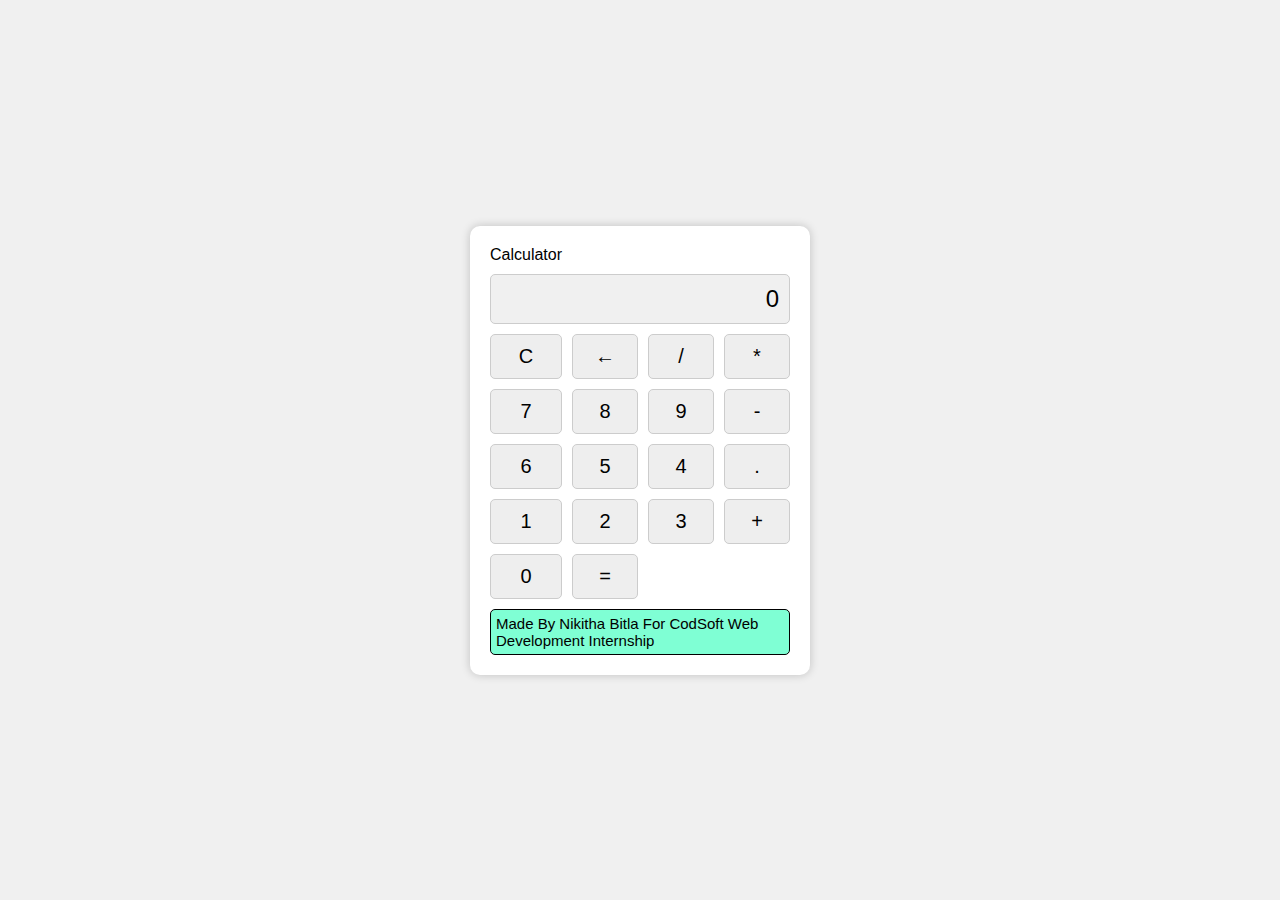
<file: Task3/index.html>
<!DOCTYPE html>
<html lang="en">
  <head>
    <meta charset="UTF-8" />
    <meta name="viewport" content="width=device-width, initial-scale=1.0" />
    <link rel="stylesheet" href="styles.css" />
    <title>Calculator</title>
  </head>
 
  <body>
    <div class="calculator">
      <div class="boxer" id="boxer">Calculator</div>
      <div class="display" id="display">0</div>
      <button class="btn" id="clear">C</button>
      <button class="btn" id="backspace">←</button>
      <button class="btn" id="divide">/</button>
      <button class="btn" id="multiply">*</button>
      <button class="btn" id="7">7</button>
      <button class="btn" id="8">8</button>
      <button class="btn" id="9">9</button>
      <button class="btn" id="subtract">-</button>
      <button class="btn" id="6">6</button>
      <button class="btn" id="5">5</button>
      <button class="btn" id="4">4</button>
      <button class="btn" id="decimal">.</button>
      <button class="btn" id="1">1</button>
      <button class="btn" id="2">2</button>
      <button class="btn" id="3">3</button>
      <button class="btn" id="add">+</button>
      <button class="btn" id="0">0</button>
      <button class="btn" id="equals">=</button>

      <div class="display2" id="display2">
        Made By Nikitha Bitla For CodSoft Web Development Internship
      </div>
    </div>
    <script src="script.js"></script>
  </body>
</html>
</file>
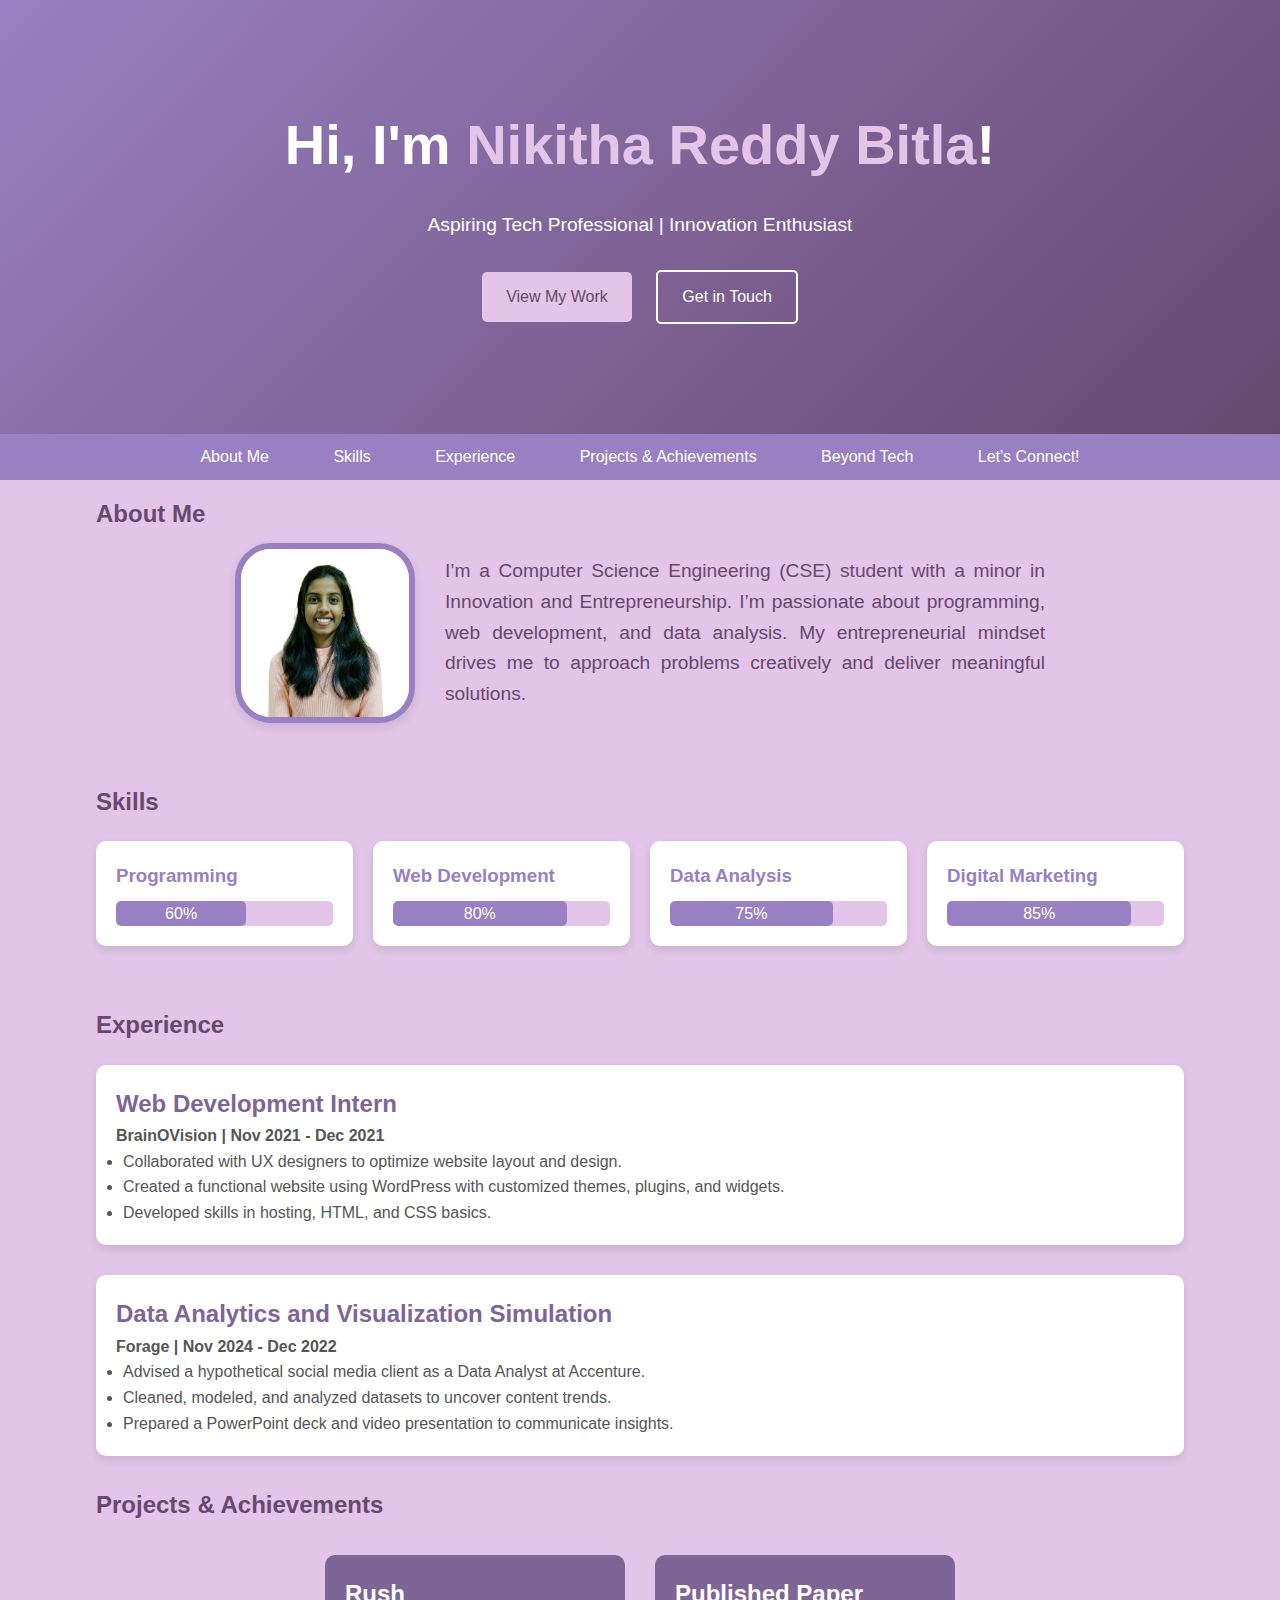
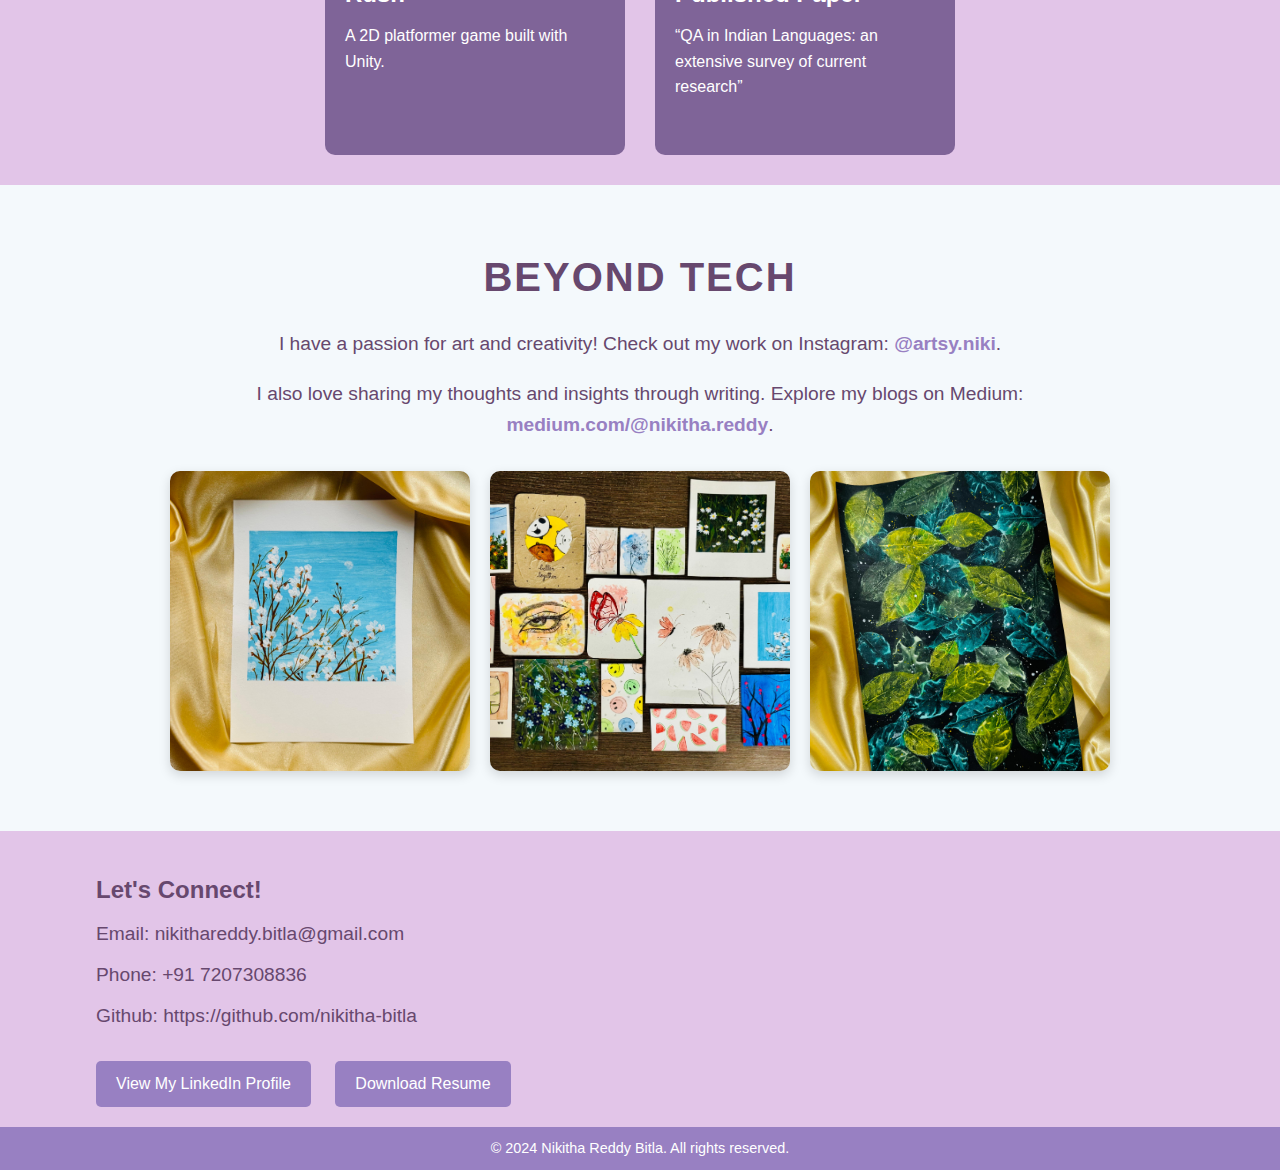
<file: Task1/portfolio.html>
<!DOCTYPE html>
<html lang="en">
<head>
    <meta charset="UTF-8">
    <meta name="viewport" content="width=device-width, initial-scale=1.0">
    <title>Nikitha Reddy Bitla - Portfolio</title>
    <link rel="stylesheet" href="portfolio.css">
</head>
<body>
    <!-- Hero Section -->
    <header id="hero">
        <div class="container">
            <div class="hero-content">
                <h1>Hi, I'm <span class="highlight">Nikitha Reddy Bitla</span>!</h1>
                <p>Aspiring Tech Professional | Innovation Enthusiast</p>
                <div class="cta-buttons">
                    <a href="#projects" class="cta-primary">View My Work</a>
                    <a href="#contact" class="cta-secondary">Get in Touch</a>
                </div>
            </div>
        </div>
    </header>

    <!-- Navigation -->
    <nav>
        <div class="container">
            <a href="#about">About Me</a>
            <a href="#skills">Skills</a>
            <a href="#experience">Experience</a>
            <a href="#projects-achievements">Projects & Achievements</a>
            <a href="#hobbies">Beyond Tech</a>
            <a href="#contact">Let's Connect!</a>
        </div>
    </nav>

    <!-- About Section -->
    <section id="about" class="about">
        <div class="container">
            <h2>About Me</h2>
            <div class="about-content">
                <img src="niki_pic.png" alt="Nikitha Reddy Bitla" class="about-img">
                <p>
                    I’m a Computer Science Engineering (CSE) student with a minor in Innovation and Entrepreneurship. 
                    I’m passionate about programming, web development, and data analysis. My entrepreneurial mindset 
                    drives me to approach problems creatively and deliver meaningful solutions.
                </p>
            </div>
        </div>
    </section>

    <!-- Skills Section -->
    <section id="skills" class="skills">
        <div class="container">
            <h2>Skills</h2>
            <div class="skills-list">
                <div class="skill-item">
                    <h3>Programming</h3>
                    <div class="skill-bar">
                        <div class="progress" style="width: 60%;">60%</div>
                    </div>
                </div>
                <div class="skill-item">
                    <h3>Web Development</h3>
                    <div class="skill-bar">
                        <div class="progress" style="width: 80%;">80%</div>
                    </div>
                </div>
                <div class="skill-item">
                    <h3>Data Analysis</h3>
                    <div class="skill-bar">
                        <div class="progress" style="width: 75%;">75%</div>
                    </div>
                </div>
                <div class="skill-item">
                    <h3>Digital Marketing</h3>
                    <div class="skill-bar">
                        <div class="progress" style="width: 85%;">85%</div>
                    </div>
                </div>
            </div>
        </div>
    </section>

    <!-- Experience Section -->
    <section id="experience" class="experience">
        <div class="container">
            <h2>Experience</h2>
            <div class="experience-list">
                <div class="experience-item">
                    <h3>Web Development Intern</h3>
                    <p><strong>BrainOVision</strong> | Nov 2021 - Dec 2021</p>
                    <ul>
                        <li>Collaborated with UX designers to optimize website layout and design.</li>
                        <li>Created a functional website using WordPress with customized themes, plugins, and widgets.</li>
                        <li>Developed skills in hosting, HTML, and CSS basics.</li>
                    </ul>
                </div>
                <div class="experience-item">
                    <h3>Data Analytics and Visualization Simulation</h3>
                    <p><strong>Forage</strong> | Nov 2024 - Dec 2022</p>
                    <ul>
                        <li>Advised a hypothetical social media client as a Data Analyst at Accenture.</li>
                        <li>Cleaned, modeled, and analyzed datasets to uncover content trends.</li>
                        <li>Prepared a PowerPoint deck and video presentation to communicate insights.</li>
                    </ul>
                </div>
            </div>
        </div>
    </section>

    <!-- Projects & Achievements Section -->
    <section id="projects-achievements" class="projects">
        <div class="container">
            <h2>Projects & Achievements</h2>
            <div class="project-cards">
                <!-- Projects -->
                <div class="card">
                    <div class="card-front">
                        <h3>Rush</h3>
                        <p>A 2D platformer game built with Unity.</p>
                    </div>
                    <div class="card-back">
                        <p>Features challenging survival mechanics and unique levels.</p>
                        <a href="https://github.com/nikitha-bitla/freefall" class="btn" target="_blank">Learn More</a>
                    </div>
                </div>
                
                <!-- Achievements -->
                <div class="card">
                    <div class="card-front">
                        <h3>Published Paper</h3>
                        <p>“QA in Indian Languages: an extensive survey of current research”</p>
                    </div>
                    <div class="card-back">
                        <p>Published in UGC CARE Group-1 journal.</p>
                        <a href="dapcom_paper_certificate.pdf" class="btn" target="_blank">Read the Paper</a>
                    </div>
                </div>
            </div>
        </div>
    </section>

    <!-- Beyond Tech Section -->
    <section id="hobbies" class="hobbies">
        <div class="container">
            <h2>Beyond Tech</h2>
            <p>
                I have a passion for art and creativity! Check out my work on Instagram: 
                <a href="https://www.instagram.com/artsy.niki" target="_blank" class="art-link">@artsy.niki</a>.
            </p>
            <p>
                I also love sharing my thoughts and insights through writing. Explore my blogs on Medium: 
                <a href="https://medium.com/@nikitha.reddy" target="_blank" class="blog-link">medium.com/@nikitha.reddy</a>.
            </p>

            <div class="art-gallery">
                <a href="https://www.instagram.com/p/C8Zp-H9SJp4/?img_index=1" target="_blank">
                    <img src="artwork1.jpg" alt="Artwork 1">
                </a>
                <a href="https://www.instagram.com/p/C-DWwnMT9Oq/?img_index=1" target="_blank">
                    <img src="artwork2.jpg" alt="Artwork 2">
                </a>
                <a href="https://www.instagram.com/p/C7qqeYzSv86/?img_index=1" target="_blank">
                    <img src="artwork3.jpg" alt="Artwork 3">
                </a>
            </div>
        </div>
    </section>

    <!-- Contact Section -->
    <section id="contact" class="contact">
        <div class="container">
            <h2>Let's Connect!</h2>
            <p>Email: <a href="https://mail.google.com/mail/?view=cm&fs=1&to=nikithareddy.bitla@gmail.com" target="_blank" class="eg-link">nikithareddy.bitla@gmail.com</a></p>
            <p>Phone: +91 7207308836</p>
            <p>Github: <a href="https://github.com/nikitha-bitla" class="eg-link" target="_blank">https://github.com/nikitha-bitla</a></p>
            <a href="https://linkedin.com/in/nikitha-reddy-bitla" target="_blank" class="btn linkedin-btn">View My LinkedIn Profile</a>
            <a href="BNR_Resume.pdf" class="btn" target="_blank">Download Resume</a>
        </div>
    </section>

    <!-- Footer -->
    <footer>
        <div class="container">
            <p>© 2024 Nikitha Reddy Bitla. All rights reserved.</p>
        </div>
    </footer>
</body>
</html>
</file>
<file: Task3/styles.css>
body {
    display: flex;
    justify-content: center;
    align-items: center;
    height: 100vh;
    margin: 0;
    background-color: #f0f0f0;
    font-family: Arial, sans-serif;
  }
  
  .calculator {
    display: grid;
    grid-template-columns: repeat(4, 1fr);
    grid-gap: 10px;
    max-width: 300px;
    padding: 20px;
    background-color: #fff;
    border-radius: 10px;
    box-shadow: 0 0 10px rgba(0, 0, 0, 0.2);
  }
  
  .display {
    grid-column: 1 / -1;
    text-align: right;
    padding: 10px;
    font-size: 24px;
    background-color: #f0f0f0;
    border: 1px solid #ccc;
    border-radius: 5px;
  }
  
  .display2 {
    grid-column: 1 / -1;
    text-align: left;
    padding: 5px;
    font-size: 15px;
    background-color: aquamarine;
    border: 1px solid black;
    border-radius: 5px;
  }
  
  .btn {
    padding: 10px;
    font-size: 20px;
    text-align: center;
    background-color: #eee;
    border: 1px solid #ccc;
    border-radius: 5px;
    cursor: pointer;
    transition: background-color 0.3s;
  }
  
  .btn:hover {
    background-color: #ddd;
  }
  
  .about {
    text-align: center;
  }
</file>
<file: Task1/portfolio.css>
/* General Styles */
* {
    margin: 0;
    padding: 0;
    box-sizing: border-box;
}

body {
    font-family: 'Arial', sans-serif;
    background-color: #E2C5E8; /* Light Purple */
    color: #67486E; /* Deep Purple */
    scroll-behavior: smooth;
    line-height: 1.6;
}

/* Container */
.container {
    width: 85%;
    max-width: 1200px;
    margin: 0 auto;
}

/* Hero Section */
#hero {
    background: linear-gradient(135deg, #9880C2, #67486E);
    color: white;
    text-align: center;
    padding: 100px 20px;
}

#hero h1 {
    font-size: 3.5rem;
    margin-bottom: 20px;
}

#hero .highlight {
    color: #E2C5E8;
}

#hero p {
    font-size: 1.2rem;
    margin-bottom: 20px;
}

.cta-buttons a {
    display: inline-block;
    margin: 10px;
    padding: 12px 24px;
    border-radius: 5px;
    font-size: 1rem;
    text-decoration: none;
    transition: all 0.3s ease;
}

.cta-primary {
    background: #E2C5E8;
    color: #67486E;
}

.cta-primary:hover {
    background: #9880C2;
    color: white;
}

.cta-secondary {
    border: 2px solid white;
    color: white;
    background: transparent;
}

.cta-secondary:hover {
    background: white;
    color: #67486E;
}

/* Navigation */
nav {
    background-color: #9880C2;
    text-align: center;
    padding: 10px 0;
    position: sticky;
    top: 0;
    z-index: 100;
}

nav a {
    color: white;
    font-size: 1rem;
    margin: 0 15px;
    text-decoration: none;
    padding: 8px 15px;
    border-radius: 5px;
    transition: color 0.3s ease, background-color 0.3s ease;
}

nav a:hover {
    background-color: #67486E;
    color: #E2C5E8;
}

/* About Section */
.about{
    padding-top: 15px;
}

.about-content {
    display: flex;
    align-items: center;
    justify-content: center;
    gap: 30px;
    flex-wrap: wrap;
    padding-top: 10px;
}

.about-img {
    width: 180px;
    height: 180px;
    border-radius: 20%; /* Circular shape */
    border: 6px solid #9880C2; /* Lavender Purple border */
    box-shadow: 0px 4px 12px rgba(0, 0, 0, 0.1); /* Subtle shadow */
    object-fit: cover; /* Ensures the image fits the container */
    transition: transform 0.3s ease, box-shadow 0.3s ease, border 0.3s ease; /* Smooth transition for hover effect */
}

.experience-item:hover{
    transform: scale(1.07);
}

.about-img:hover {
    transform: scale(1.1); /* Slightly enlarges the image */
    box-shadow: 0px 6px 18px rgba(0, 0, 0, 0.2); /* Enhanced shadow on hover */
    border-color: #67486E; /* Darker border color on hover */
}


.about p {
    font-size: 1.2rem;
    max-width: 600px;
    color: #67486E; /* Deep Purple */
    text-align: justify;
}

/* Skills Section */
.skills {
    padding: 60px 0;
    padding-bottom: 30px;  /* Added padding below the Skills section */
    margin-bottom: 30px; /* Keeping existing margin below Skills section */
}

.skills-list {
    display: grid;
    grid-template-columns: repeat(auto-fit, minmax(250px, 1fr));
    gap: 20px;
    margin-top: 20px;
}

.skill-item {
    background-color: #FFFFFF;
    border-radius: 10px;
    padding: 20px;
    box-shadow: 0px 4px 10px rgba(0, 0, 0, 0.1);
    position: relative;
    transition: transform 0.3s ease, box-shadow 0.3s ease;
}

.skill-item:hover {
    transform: translateY(-5px);
    box-shadow: 0px 6px 15px rgba(0, 0, 0, 0.2);
}

.skill-item h3 {
    color: #9880C2;
    margin-bottom: 10px;
}

.skill-bar {
    background: #E2C5E8;
    height: 25px;
    border-radius: 5px;
    position: relative;
    overflow: hidden;
}

.progress {
    background: #9880C2;
    height: 100%;
    text-align: center;
    color: white;
    line-height: 25px;
    transition: width 1s ease;
    border-radius: 5px;
}

/* Experience Section */
.experience-list {
    margin-top: 20px;
}

.experience-item {
    margin-bottom: 30px;
    padding: 20px;
    background-color: #ffffff;
    border-radius: 10px;
    box-shadow: 0px 4px 10px rgba(0, 0, 0, 0.1);
}

.experience-item h3 {
    font-size: 24px;
    color: #7F6498;
}

.experience-item p {
    font-size: 16px;
    color: #555;
    font-weight: 600;
}

.experience-item ul {
    list-style-type: disc;
    color: #67486E;
    padding-left: 7px;
}

.experience-item ul li {
    color: #555;
}

/* Projects Section */
.project-cards {
    display: flex;
    gap: 30px;
    justify-content: center;
    margin-top: 30px;
    padding-bottom: 30px;
}

.card {
    width: 300px;
    height: 200px;
    background: #7F6498;
    border-radius: 10px;
    color: white;
    overflow: hidden;
    position: relative;
    transition: transform 0.3s ease, box-shadow 0.3s ease;
}

.card:hover {
    transform: scale(1.05);
    box-shadow: 0px 6px 15px rgba(0, 0, 0, 0.1);
}

.card-front {
    padding: 20px;
}

.card-front h3 {
    font-size: 1.5rem;
    margin-bottom: 10px;
}

.card-front p {
    font-size: 1rem;
}

.card-back {
    position: absolute;
    top: 0;
    left: 0;
    width: 100%;
    height: 100%;
    background: #E2C5E8;
    color: #67486E;
    padding: 20px;
    transform: translateX(100%);
    transition: transform 0.3s ease;
    border-radius: 10px;
    text-align: center;
}

.card:hover .card-back {
    transform: translateX(0);
}

.card-back a {
    display: inline-block;
    background: #9880C2;
    padding: 8px 16px;
    color: white;
    text-decoration: none;
    margin-top: 10px;
    border-radius: 5px;
    transition: background-color 0.3s ease;
}

.card-back a:hover {
    background-color: #67486E;
}

/* Beyond Tech Section */
.hobbies {
    padding: 60px 20px;
    text-align: center;
    background-color: #F4F9FC;
    margin-bottom: 40px;
}

.hobbies h2 {
    font-size: 2.5rem;
    color: #67486E;
    text-align: center;
    margin-bottom: 20px;
    text-transform: uppercase;
    letter-spacing: 2px;
}

.hobbies p {
    font-size: 1.2rem;
    max-width: 800px;
    margin: 0 auto 20px;
    line-height: 1.6;
}

.hobbies a {
    color: #9880C2;
    font-weight: bold;
    text-decoration: none;
}

.hobbies a:hover {
    text-decoration: underline;
}

/* Art Gallery */
.art-gallery {
    display: flex;
    justify-content: center;
    gap: 20px;
    margin-top: 30px;
    flex-wrap: wrap;
}

.art-gallery a {
    display: block;
    width: 300px;
    height: 300px;
    border-radius: 10px;
    overflow: hidden;
    box-shadow: 0px 4px 12px rgba(0, 0, 0, 0.15);
    transition: transform 0.3s ease, box-shadow 0.3s ease;
}

.art-gallery img {
    width: 100%;
    height: 100%;
    object-fit: cover;
    transition: transform 0.3s ease;
}

.art-gallery a:hover {
    transform: scale(1.05);
    box-shadow: 0px 6px 18px rgba(0, 0, 0, 0.2);
}

.art-gallery img:hover {
    transform: scale(1.1);
}

/* Contact Section */
.contact p {
    font-size: 1.2rem;
    margin: 10px 0;
}

.contact .btn {
    display: inline-block;
    background: #9880C2;
    color: white;
    padding: 10px 20px;
    border-radius: 5px;
    text-decoration: none;
    font-size: 1rem;
    margin-top: 20px;
    margin-bottom: 20px;
    transition: background-color 0.3s ease;
}

.contact .btn:hover {
    background: #7F6498;
}

.eg-link{
    color: #67486E;
    background-color: #E2C5E8;
    text-decoration: none;
}

/* Hover effect */
.eg-link:hover { 
    /*background-color: #67486E;  Darker background on hover */
    /*color: #E2C5E8; /* Light Purple text on hover */
    /*border-color: #E2C5E8; /* Light Purple border on hover */
    /*transform: translateY(-2px); /* Slightly raise the link */
    text-decoration: underline;
}

/* LinkedIn Button */
.linkedin-btn {
    background-color: #0077B5;  /* LinkedIn Blue */
    margin-right: 20px; /* Space between the buttons */
}

.linkedin-btn:hover {
    background-color: #005B8D;  /* Darker LinkedIn Blue */
}

/* Footer */
footer {
    background-color: #9880C2;
    color: white;
    text-align: center;
    padding: 10px 0;
    font-size: 0.9rem;
}

/* Media Queries */
@media (max-width: 768px) {
    .art-gallery {
        flex-direction: column;
        gap: 15px;
    }

    .art-gallery a {
        width: 100%;
        height: auto;
    }
}
</file>
